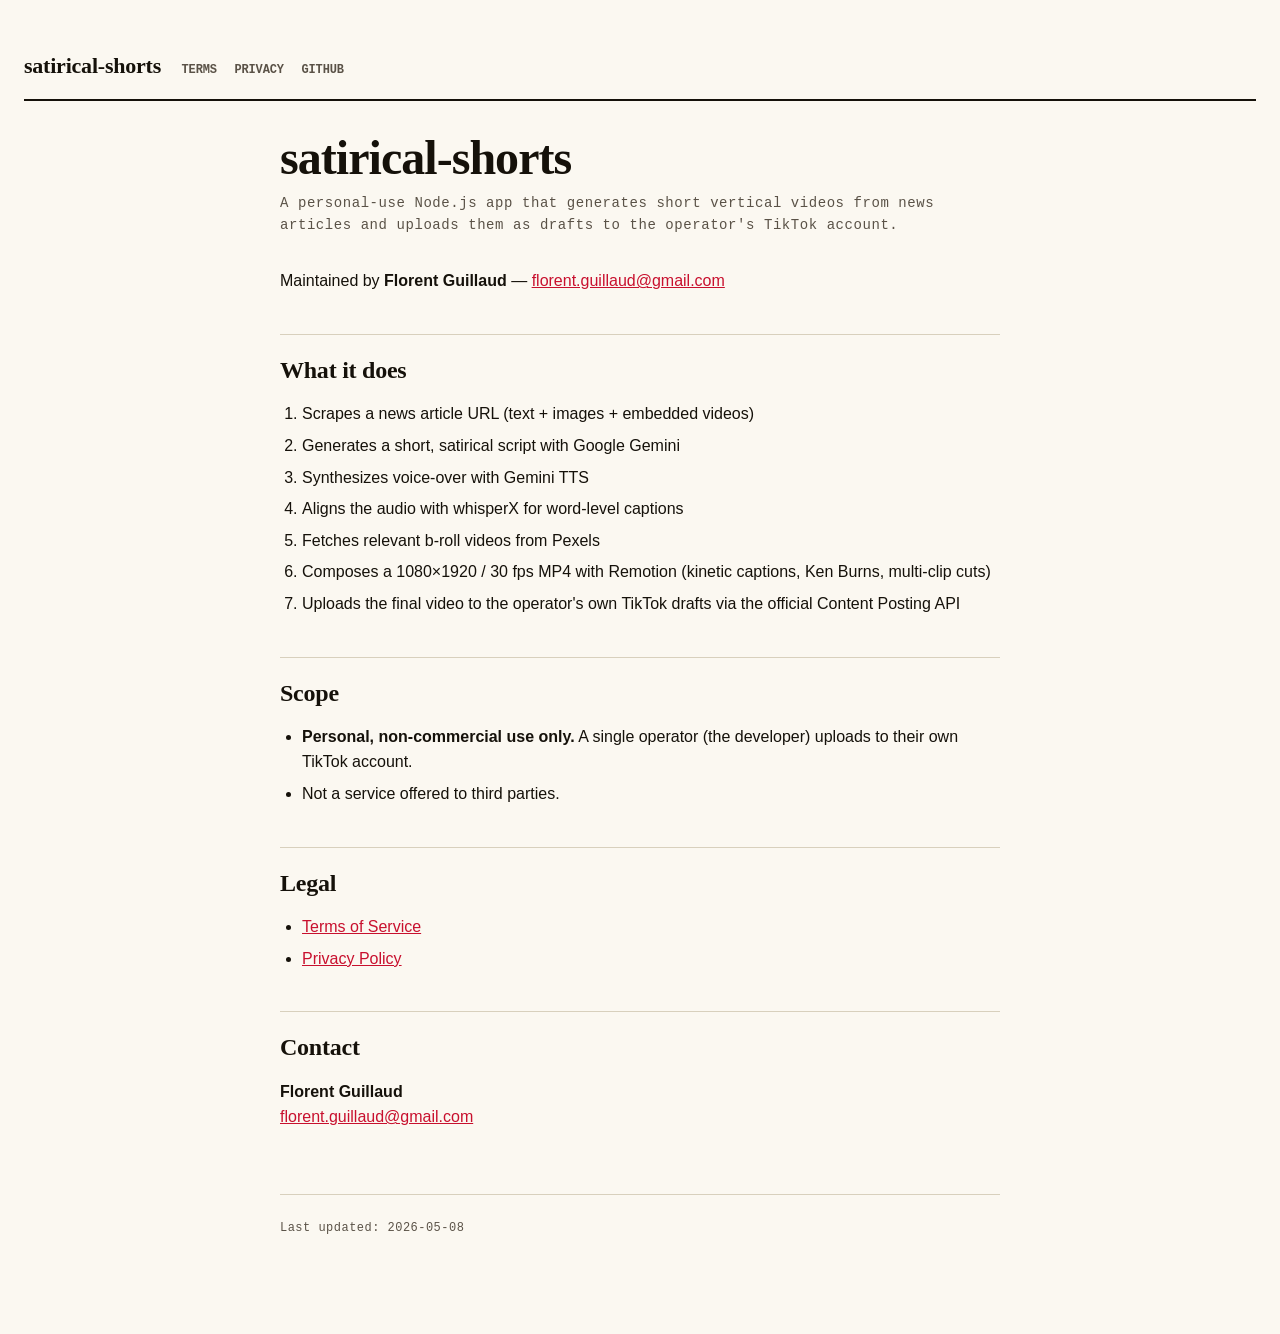
<file: index.html>
<!doctype html>
<html lang="en">
<head>
  <meta charset="utf-8" />
  <meta name="viewport" content="width=device-width, initial-scale=1" />
  <title>satirical-shorts · personal-use TikTok video generator</title>
  <link rel="stylesheet" href="style.css" />
</head>
<body>
<header class="brand">
  <a href="/tiktok-app/">satirical-shorts</a>
  <span class="nav">
    <a href="tos.html">Terms</a>
    <a href="privacy.html">Privacy</a>
    <a href="https://github.com/FloGuillaud" target="_blank" rel="noreferrer">GitHub</a>
  </span>
</header>

<main>
  <h1>satirical-shorts</h1>
  <p class="lead">A personal-use Node.js app that generates short vertical videos from news articles and uploads them as drafts to the operator's TikTok account.</p>

  <p>Maintained by <strong>Florent Guillaud</strong> — <a href="mailto:florent.guillaud@gmail.com">florent.guillaud@gmail.com</a></p>

  <h2>What it does</h2>
  <ol>
    <li>Scrapes a news article URL (text + images + embedded videos)</li>
    <li>Generates a short, satirical script with Google Gemini</li>
    <li>Synthesizes voice-over with Gemini TTS</li>
    <li>Aligns the audio with whisperX for word-level captions</li>
    <li>Fetches relevant b-roll videos from Pexels</li>
    <li>Composes a 1080×1920 / 30 fps MP4 with Remotion (kinetic captions, Ken Burns, multi-clip cuts)</li>
    <li>Uploads the final video to the operator's own TikTok drafts via the official Content Posting API</li>
  </ol>

  <h2>Scope</h2>
  <ul>
    <li><strong>Personal, non-commercial use only.</strong> A single operator (the developer) uploads to their own TikTok account.</li>
    <li>Not a service offered to third parties.</li>
  </ul>

  <h2>Legal</h2>
  <ul>
    <li><a href="tos.html">Terms of Service</a></li>
    <li><a href="privacy.html">Privacy Policy</a></li>
  </ul>

  <h2>Contact</h2>
  <p>
    <strong>Florent Guillaud</strong><br>
    <a href="mailto:florent.guillaud@gmail.com">florent.guillaud@gmail.com</a>
  </p>
</main>

<footer>Last updated: 2026-05-08</footer>
</body>
</html>
</file>
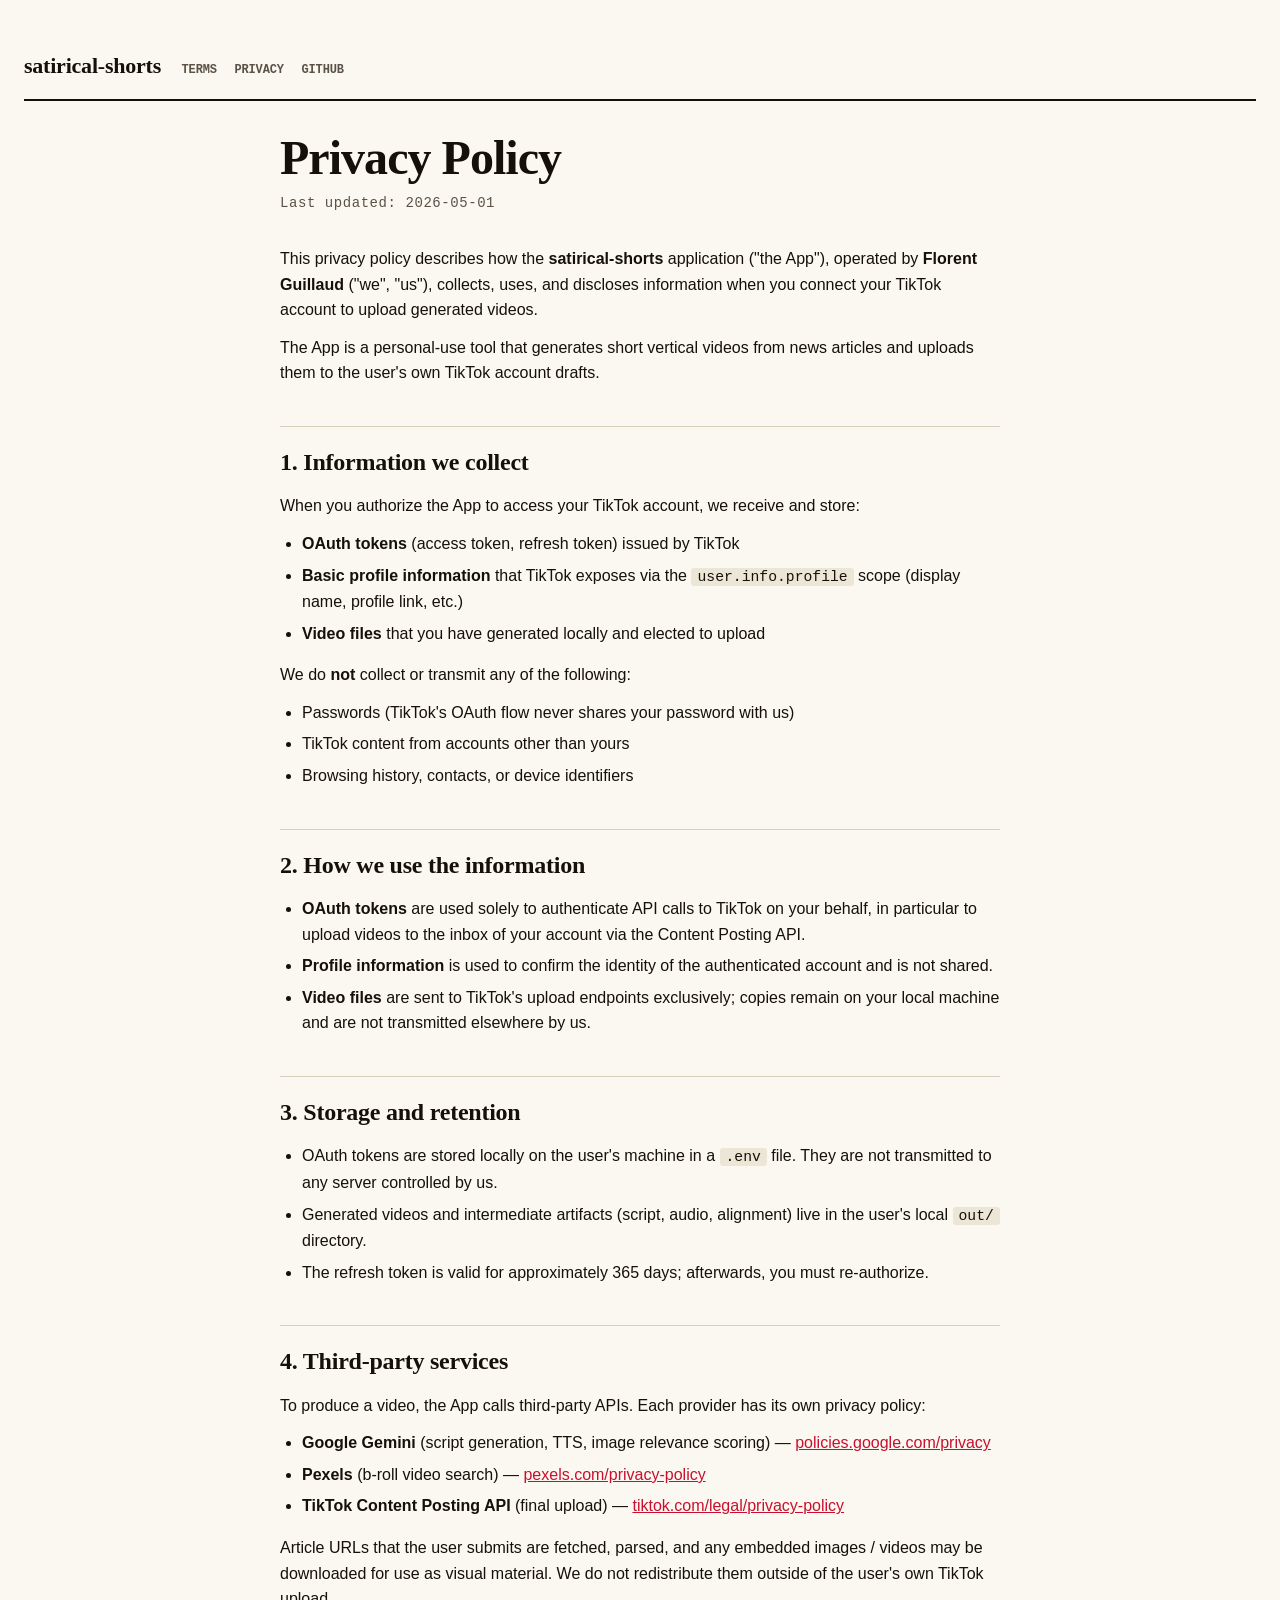
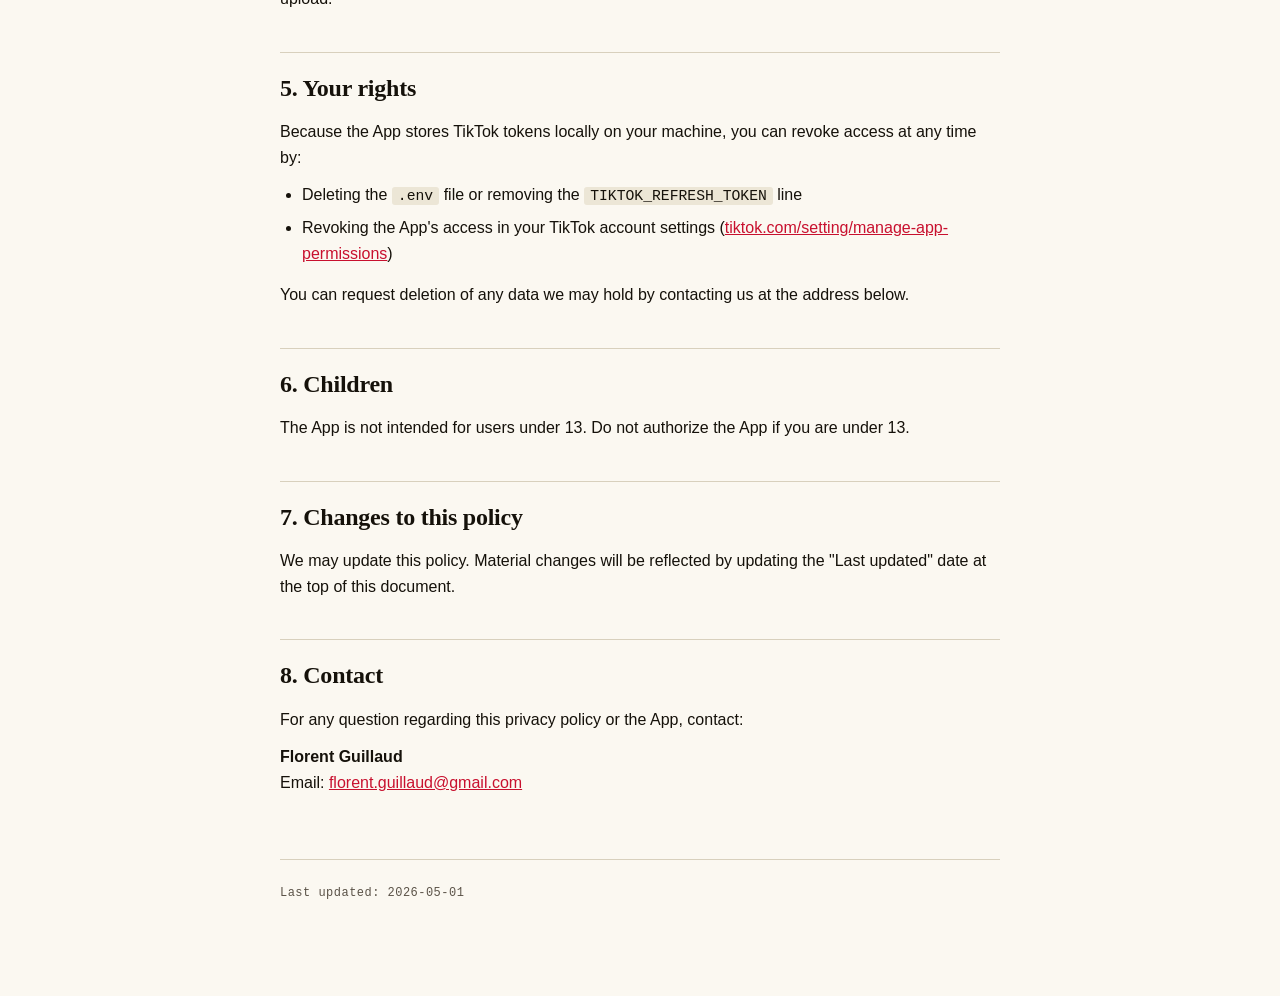
<file: privacy.html>
<!doctype html>
<html lang="en">
<head>
  <meta charset="utf-8" />
  <meta name="viewport" content="width=device-width, initial-scale=1" />
  <title>Privacy Policy · satirical-shorts</title>
  <link rel="stylesheet" href="style.css" />
</head>
<body>
<header class="brand">
  <a href="/tiktok-app/">satirical-shorts</a>
  <span class="nav">
    <a href="tos.html">Terms</a>
    <a href="privacy.html">Privacy</a>
    <a href="https://github.com/FloGuillaud" target="_blank" rel="noreferrer">GitHub</a>
  </span>
</header>

<main>
  <h1>Privacy Policy</h1>
  <p class="lead">Last updated: 2026-05-01</p>

  <p>This privacy policy describes how the <strong>satirical-shorts</strong> application (&quot;the App&quot;), operated by <strong>Florent Guillaud</strong> (&quot;we&quot;, &quot;us&quot;), collects, uses, and discloses information when you connect your TikTok account to upload generated videos.</p>

  <p>The App is a personal-use tool that generates short vertical videos from news articles and uploads them to the user's own TikTok account drafts.</p>

  <h2>1. Information we collect</h2>
  <p>When you authorize the App to access your TikTok account, we receive and store:</p>
  <ul>
    <li><strong>OAuth tokens</strong> (access token, refresh token) issued by TikTok</li>
    <li><strong>Basic profile information</strong> that TikTok exposes via the <code>user.info.profile</code> scope (display name, profile link, etc.)</li>
    <li><strong>Video files</strong> that you have generated locally and elected to upload</li>
  </ul>
  <p>We do <strong>not</strong> collect or transmit any of the following:</p>
  <ul>
    <li>Passwords (TikTok's OAuth flow never shares your password with us)</li>
    <li>TikTok content from accounts other than yours</li>
    <li>Browsing history, contacts, or device identifiers</li>
  </ul>

  <h2>2. How we use the information</h2>
  <ul>
    <li><strong>OAuth tokens</strong> are used solely to authenticate API calls to TikTok on your behalf, in particular to upload videos to the inbox of your account via the Content Posting API.</li>
    <li><strong>Profile information</strong> is used to confirm the identity of the authenticated account and is not shared.</li>
    <li><strong>Video files</strong> are sent to TikTok's upload endpoints exclusively; copies remain on your local machine and are not transmitted elsewhere by us.</li>
  </ul>

  <h2>3. Storage and retention</h2>
  <ul>
    <li>OAuth tokens are stored locally on the user's machine in a <code>.env</code> file. They are not transmitted to any server controlled by us.</li>
    <li>Generated videos and intermediate artifacts (script, audio, alignment) live in the user's local <code>out/</code> directory.</li>
    <li>The refresh token is valid for approximately 365 days; afterwards, you must re-authorize.</li>
  </ul>

  <h2>4. Third-party services</h2>
  <p>To produce a video, the App calls third-party APIs. Each provider has its own privacy policy:</p>
  <ul>
    <li><strong>Google Gemini</strong> (script generation, TTS, image relevance scoring) — <a href="https://policies.google.com/privacy" target="_blank" rel="noreferrer">policies.google.com/privacy</a></li>
    <li><strong>Pexels</strong> (b-roll video search) — <a href="https://www.pexels.com/privacy-policy/" target="_blank" rel="noreferrer">pexels.com/privacy-policy</a></li>
    <li><strong>TikTok Content Posting API</strong> (final upload) — <a href="https://www.tiktok.com/legal/page/global/privacy-policy/en" target="_blank" rel="noreferrer">tiktok.com/legal/privacy-policy</a></li>
  </ul>
  <p>Article URLs that the user submits are fetched, parsed, and any embedded images / videos may be downloaded for use as visual material. We do not redistribute them outside of the user's own TikTok upload.</p>

  <h2>5. Your rights</h2>
  <p>Because the App stores TikTok tokens locally on your machine, you can revoke access at any time by:</p>
  <ul>
    <li>Deleting the <code>.env</code> file or removing the <code>TIKTOK_REFRESH_TOKEN</code> line</li>
    <li>Revoking the App's access in your TikTok account settings (<a href="https://www.tiktok.com/setting/manage-app-permissions" target="_blank" rel="noreferrer">tiktok.com/setting/manage-app-permissions</a>)</li>
  </ul>
  <p>You can request deletion of any data we may hold by contacting us at the address below.</p>

  <h2>6. Children</h2>
  <p>The App is not intended for users under 13. Do not authorize the App if you are under 13.</p>

  <h2>7. Changes to this policy</h2>
  <p>We may update this policy. Material changes will be reflected by updating the &quot;Last updated&quot; date at the top of this document.</p>

  <h2>8. Contact</h2>
  <p>For any question regarding this privacy policy or the App, contact:</p>
  <p>
    <strong>Florent Guillaud</strong><br>
    Email: <a href="mailto:florent.guillaud@gmail.com">florent.guillaud@gmail.com</a>
  </p>
</main>

<footer>Last updated: 2026-05-01</footer>
</body>
</html>
</file>
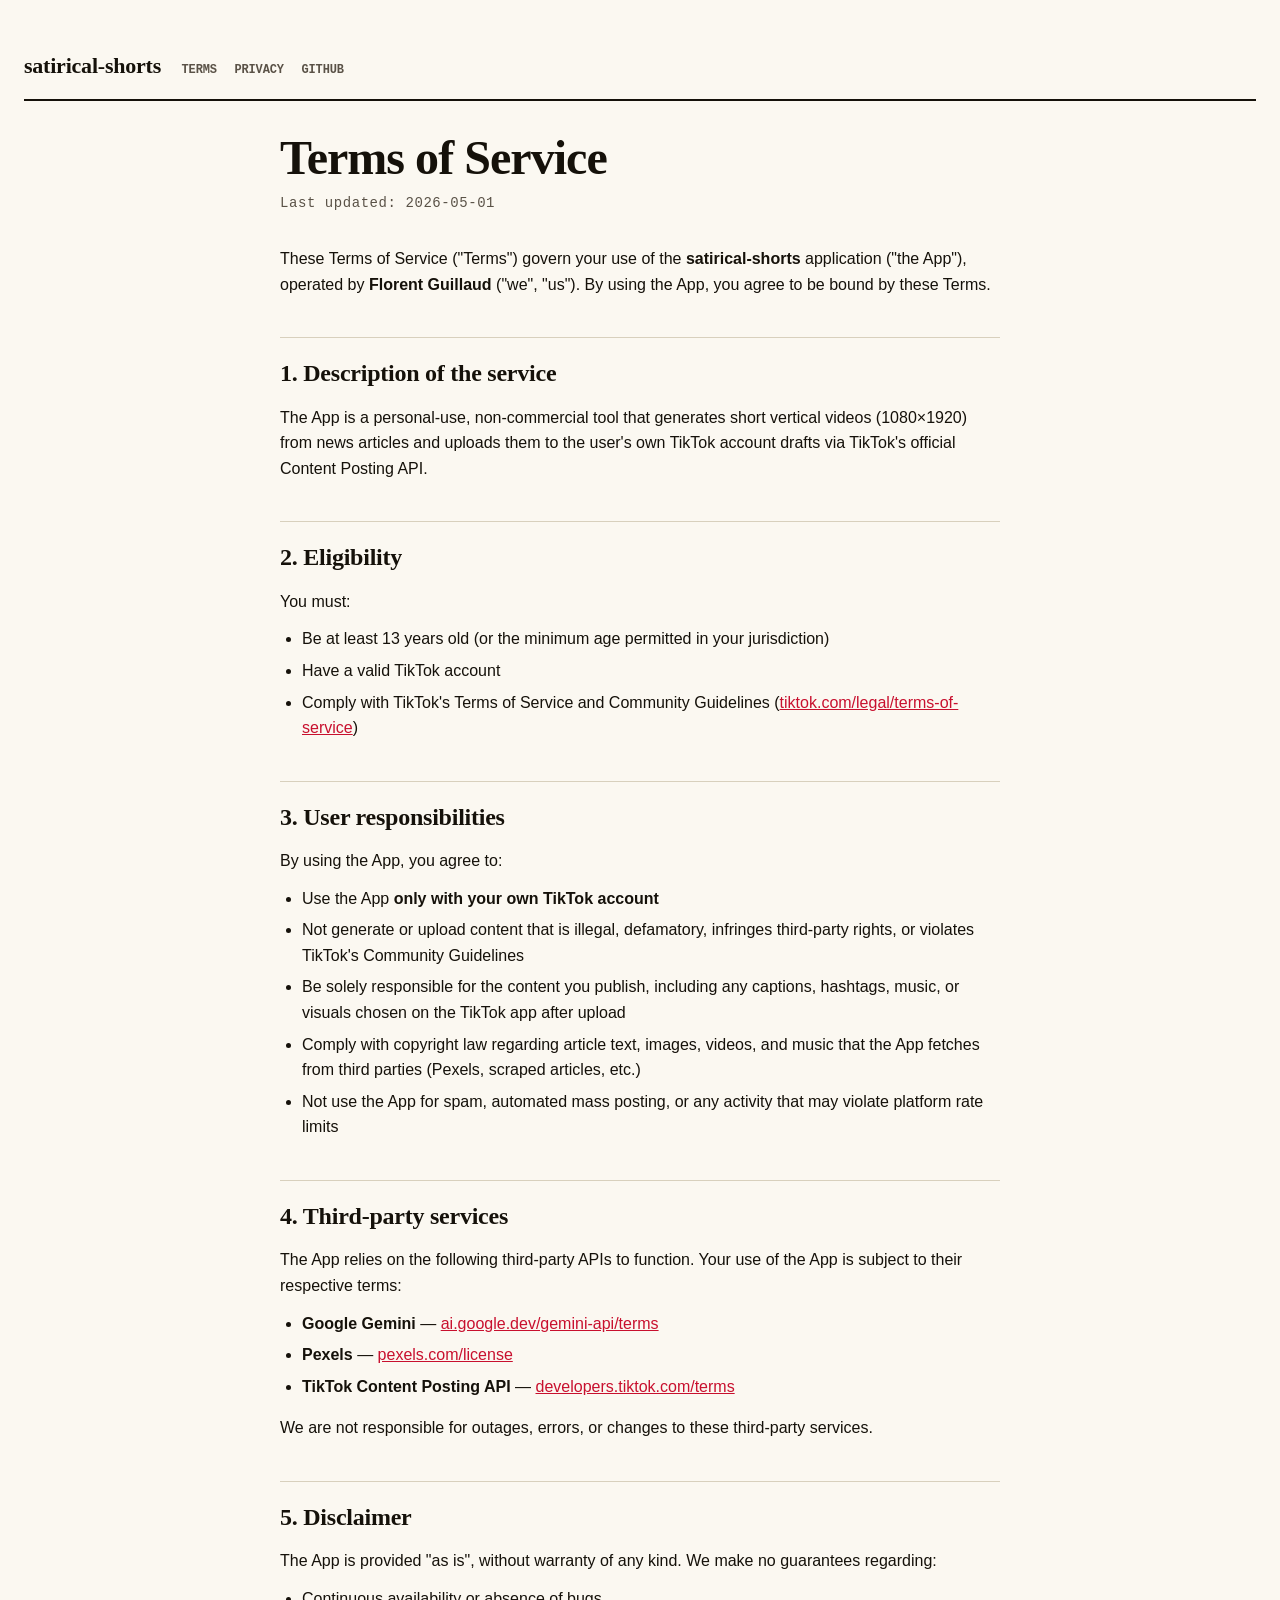
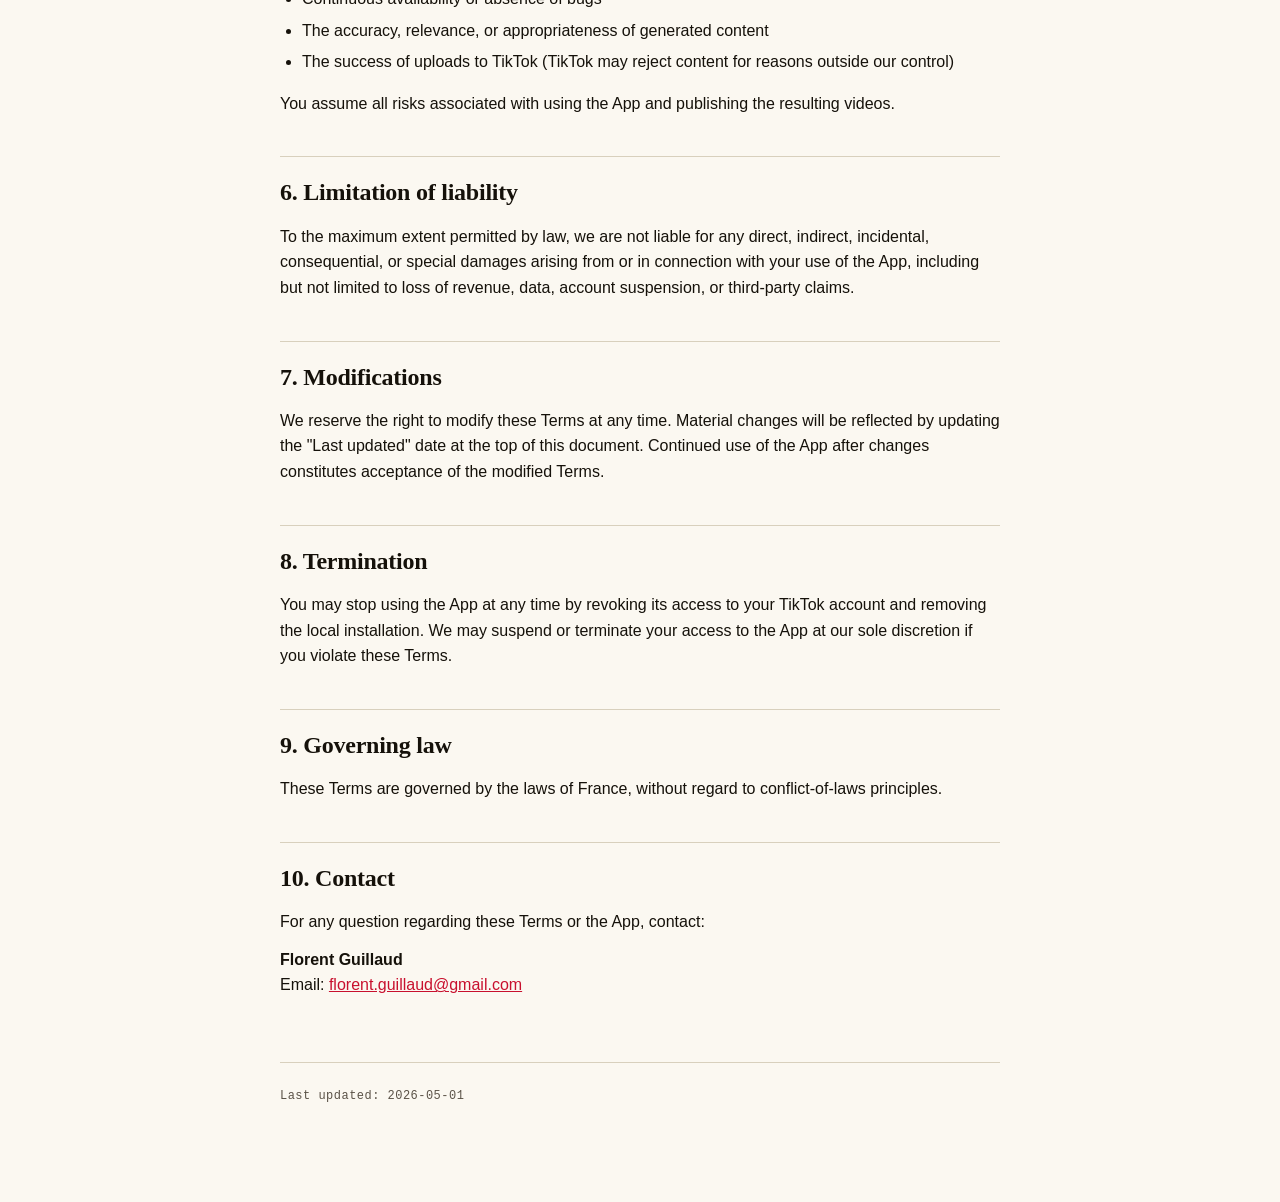
<file: tos.html>
<!doctype html>
<html lang="en">
<head>
  <meta charset="utf-8" />
  <meta name="viewport" content="width=device-width, initial-scale=1" />
  <title>Terms of Service · satirical-shorts</title>
  <link rel="stylesheet" href="style.css" />
</head>
<body>
<header class="brand">
  <a href="/tiktok-app/">satirical-shorts</a>
  <span class="nav">
    <a href="tos.html">Terms</a>
    <a href="privacy.html">Privacy</a>
    <a href="https://github.com/FloGuillaud" target="_blank" rel="noreferrer">GitHub</a>
  </span>
</header>

<main>
  <h1>Terms of Service</h1>
  <p class="lead">Last updated: 2026-05-01</p>

  <p>These Terms of Service (&quot;Terms&quot;) govern your use of the <strong>satirical-shorts</strong> application (&quot;the App&quot;), operated by <strong>Florent Guillaud</strong> (&quot;we&quot;, &quot;us&quot;). By using the App, you agree to be bound by these Terms.</p>

  <h2>1. Description of the service</h2>
  <p>The App is a personal-use, non-commercial tool that generates short vertical videos (1080×1920) from news articles and uploads them to the user's own TikTok account drafts via TikTok's official Content Posting API.</p>

  <h2>2. Eligibility</h2>
  <p>You must:</p>
  <ul>
    <li>Be at least 13 years old (or the minimum age permitted in your jurisdiction)</li>
    <li>Have a valid TikTok account</li>
    <li>Comply with TikTok's Terms of Service and Community Guidelines (<a href="https://www.tiktok.com/legal/terms-of-service" target="_blank" rel="noreferrer">tiktok.com/legal/terms-of-service</a>)</li>
  </ul>

  <h2>3. User responsibilities</h2>
  <p>By using the App, you agree to:</p>
  <ul>
    <li>Use the App <strong>only with your own TikTok account</strong></li>
    <li>Not generate or upload content that is illegal, defamatory, infringes third-party rights, or violates TikTok's Community Guidelines</li>
    <li>Be solely responsible for the content you publish, including any captions, hashtags, music, or visuals chosen on the TikTok app after upload</li>
    <li>Comply with copyright law regarding article text, images, videos, and music that the App fetches from third parties (Pexels, scraped articles, etc.)</li>
    <li>Not use the App for spam, automated mass posting, or any activity that may violate platform rate limits</li>
  </ul>

  <h2>4. Third-party services</h2>
  <p>The App relies on the following third-party APIs to function. Your use of the App is subject to their respective terms:</p>
  <ul>
    <li><strong>Google Gemini</strong> — <a href="https://ai.google.dev/gemini-api/terms" target="_blank" rel="noreferrer">ai.google.dev/gemini-api/terms</a></li>
    <li><strong>Pexels</strong> — <a href="https://www.pexels.com/license/" target="_blank" rel="noreferrer">pexels.com/license</a></li>
    <li><strong>TikTok Content Posting API</strong> — <a href="https://developers.tiktok.com/terms" target="_blank" rel="noreferrer">developers.tiktok.com/terms</a></li>
  </ul>
  <p>We are not responsible for outages, errors, or changes to these third-party services.</p>

  <h2>5. Disclaimer</h2>
  <p>The App is provided &quot;as is&quot;, without warranty of any kind. We make no guarantees regarding:</p>
  <ul>
    <li>Continuous availability or absence of bugs</li>
    <li>The accuracy, relevance, or appropriateness of generated content</li>
    <li>The success of uploads to TikTok (TikTok may reject content for reasons outside our control)</li>
  </ul>
  <p>You assume all risks associated with using the App and publishing the resulting videos.</p>

  <h2>6. Limitation of liability</h2>
  <p>To the maximum extent permitted by law, we are not liable for any direct, indirect, incidental, consequential, or special damages arising from or in connection with your use of the App, including but not limited to loss of revenue, data, account suspension, or third-party claims.</p>

  <h2>7. Modifications</h2>
  <p>We reserve the right to modify these Terms at any time. Material changes will be reflected by updating the &quot;Last updated&quot; date at the top of this document. Continued use of the App after changes constitutes acceptance of the modified Terms.</p>

  <h2>8. Termination</h2>
  <p>You may stop using the App at any time by revoking its access to your TikTok account and removing the local installation. We may suspend or terminate your access to the App at our sole discretion if you violate these Terms.</p>

  <h2>9. Governing law</h2>
  <p>These Terms are governed by the laws of France, without regard to conflict-of-laws principles.</p>

  <h2>10. Contact</h2>
  <p>For any question regarding these Terms or the App, contact:</p>
  <p>
    <strong>Florent Guillaud</strong><br>
    Email: <a href="mailto:florent.guillaud@gmail.com">florent.guillaud@gmail.com</a>
  </p>
</main>

<footer>Last updated: 2026-05-01</footer>
</body>
</html>
</file>
<file: style.css>
:root {
  --bg: #fbf8f1;
  --fg: #15110a;
  --fg-muted: #5a5247;
  --accent: #c8102e;
  --rule: #d8d0bd;
  --code-bg: #ece6d6;
  --maxw: 720px;
}
* { box-sizing: border-box; }
html, body { margin: 0; padding: 0; }
body {
  background: var(--bg);
  color: var(--fg);
  font-family: -apple-system, BlinkMacSystemFont, "Segoe UI", "Helvetica Neue", Helvetica, Arial, sans-serif;
  font-size: 16px;
  line-height: 1.6;
  padding: 48px 24px 96px;
}
main {
  max-width: var(--maxw);
  margin: 0 auto;
}
header.brand {
  margin-bottom: 32px;
  padding-bottom: 16px;
  border-bottom: 2px solid var(--fg);
}
header.brand a {
  font-family: "Newsreader", Georgia, serif;
  font-weight: 700;
  font-size: 22px;
  color: var(--fg);
  text-decoration: none;
  letter-spacing: -0.01em;
}
header.brand .nav {
  display: inline-block;
  margin-left: 16px;
  font-size: 12px;
  letter-spacing: 0.18em;
  text-transform: uppercase;
  color: var(--fg-muted);
}
header.brand .nav a {
  font-family: ui-monospace, "SF Mono", "Menlo", monospace;
  font-size: 12px;
  font-weight: 600;
  color: var(--fg-muted);
  text-decoration: none;
  margin-right: 12px;
}
header.brand .nav a:hover { color: var(--accent); }
h1 {
  font-family: "Newsreader", Georgia, serif;
  font-weight: 700;
  font-size: 48px;
  line-height: 1.05;
  letter-spacing: -0.02em;
  margin: 0 0 8px;
}
h1 + p.lead {
  font-size: 14px;
  color: var(--fg-muted);
  font-family: ui-monospace, "SF Mono", "Menlo", monospace;
  letter-spacing: 0.04em;
  margin: 0 0 32px;
}
h2 {
  font-family: "Newsreader", Georgia, serif;
  font-weight: 700;
  font-size: 24px;
  letter-spacing: -0.01em;
  margin: 40px 0 12px;
  padding-top: 16px;
  border-top: 1px solid var(--rule);
}
p { margin: 0 0 12px; }
a { color: var(--accent); }
a:hover { text-decoration: underline; }
ul, ol { margin: 0 0 16px; padding-left: 22px; }
li { margin-bottom: 6px; }
code, pre {
  font-family: ui-monospace, "SF Mono", "Menlo", monospace;
  background: var(--code-bg);
  padding: 1px 6px;
  border-radius: 3px;
  font-size: 0.92em;
}
strong { font-weight: 700; }
footer {
  max-width: var(--maxw);
  margin: 64px auto 0;
  padding-top: 24px;
  border-top: 1px solid var(--rule);
  font-size: 12px;
  color: var(--fg-muted);
  font-family: ui-monospace, "SF Mono", "Menlo", monospace;
  letter-spacing: 0.04em;
}
</file>
